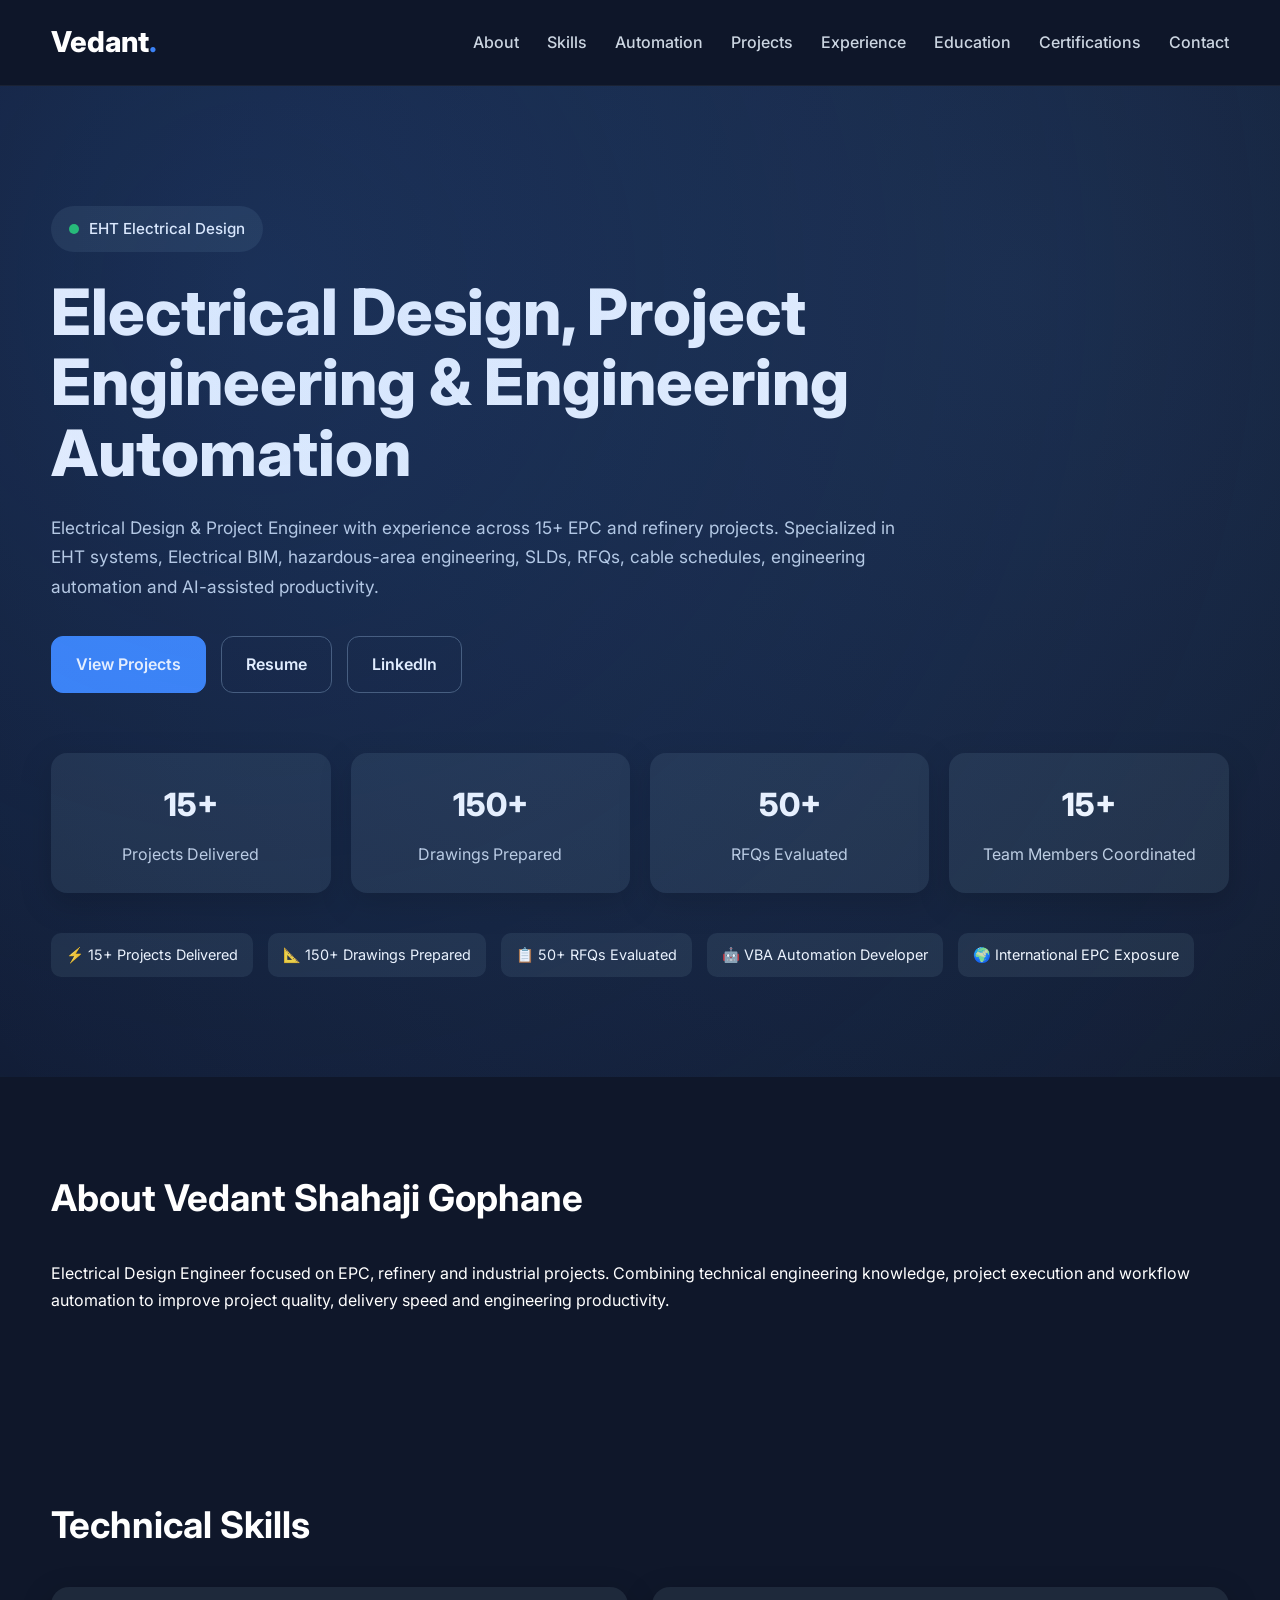
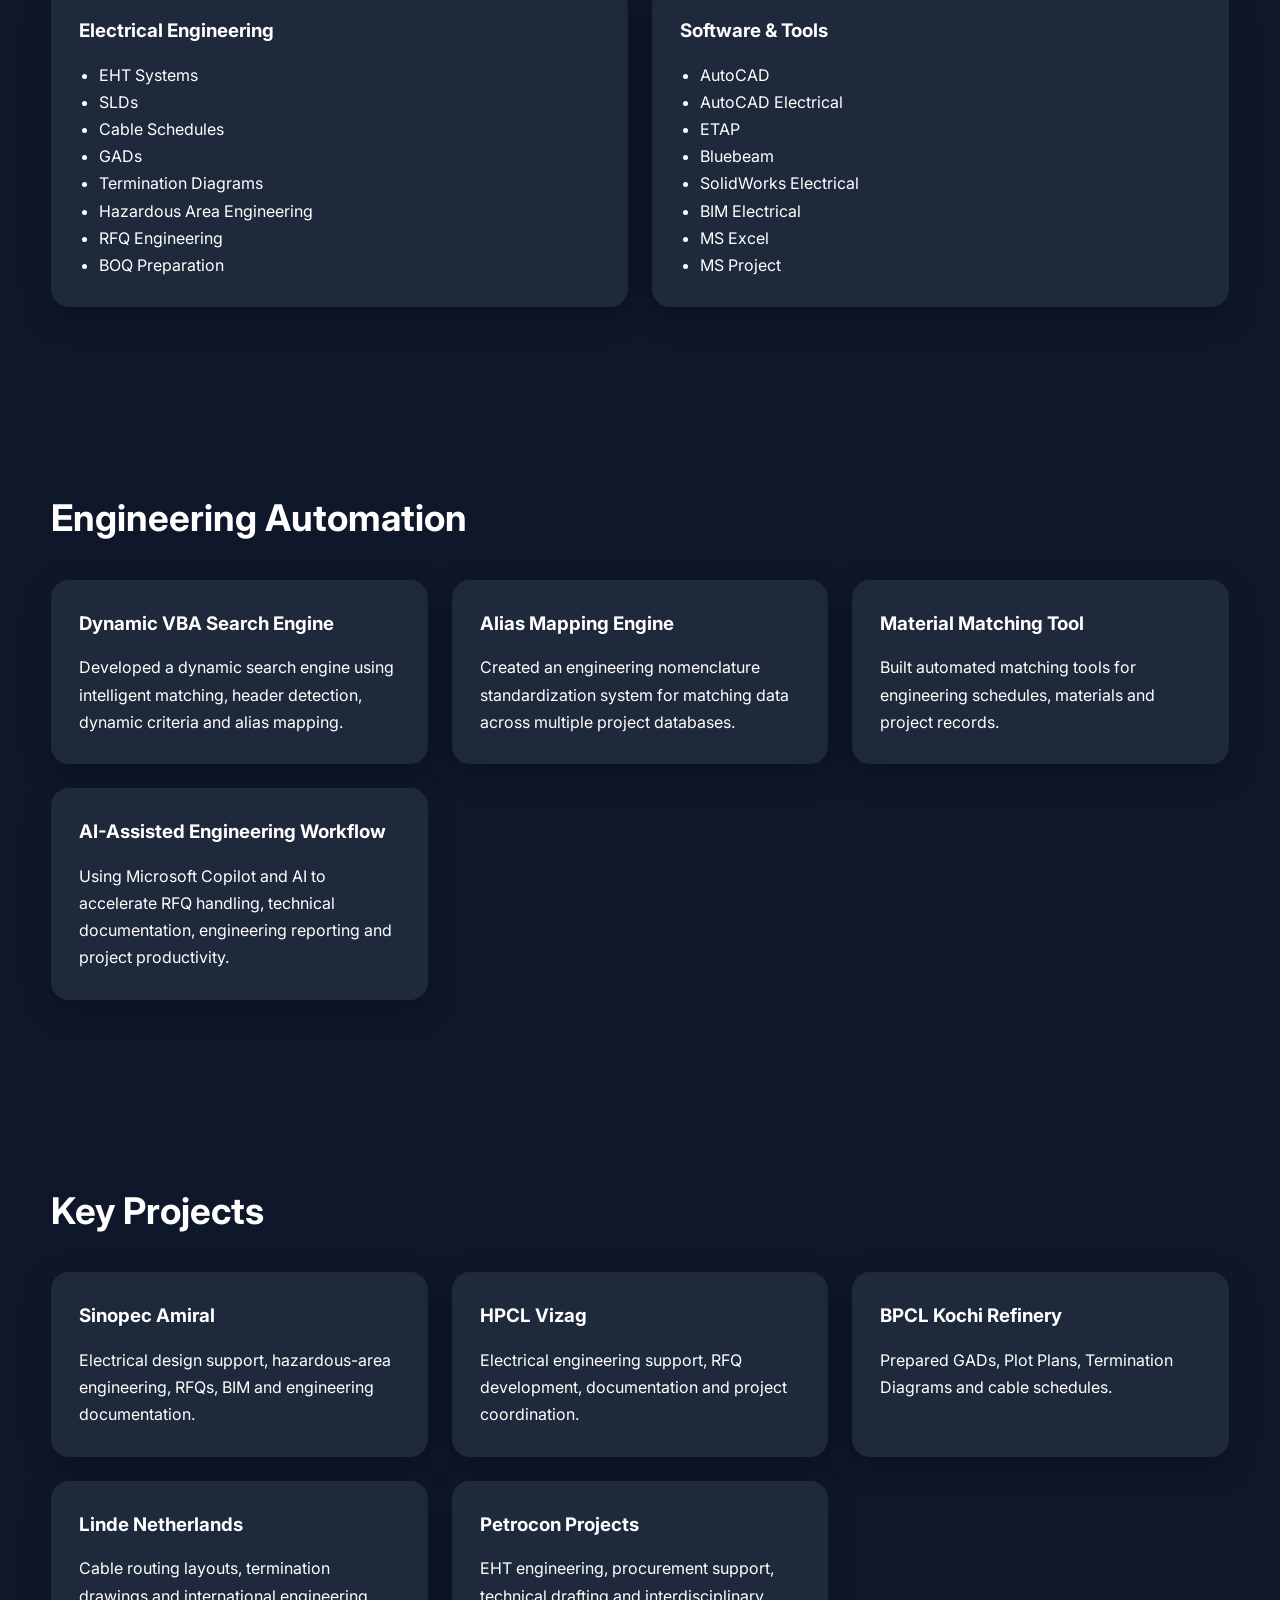
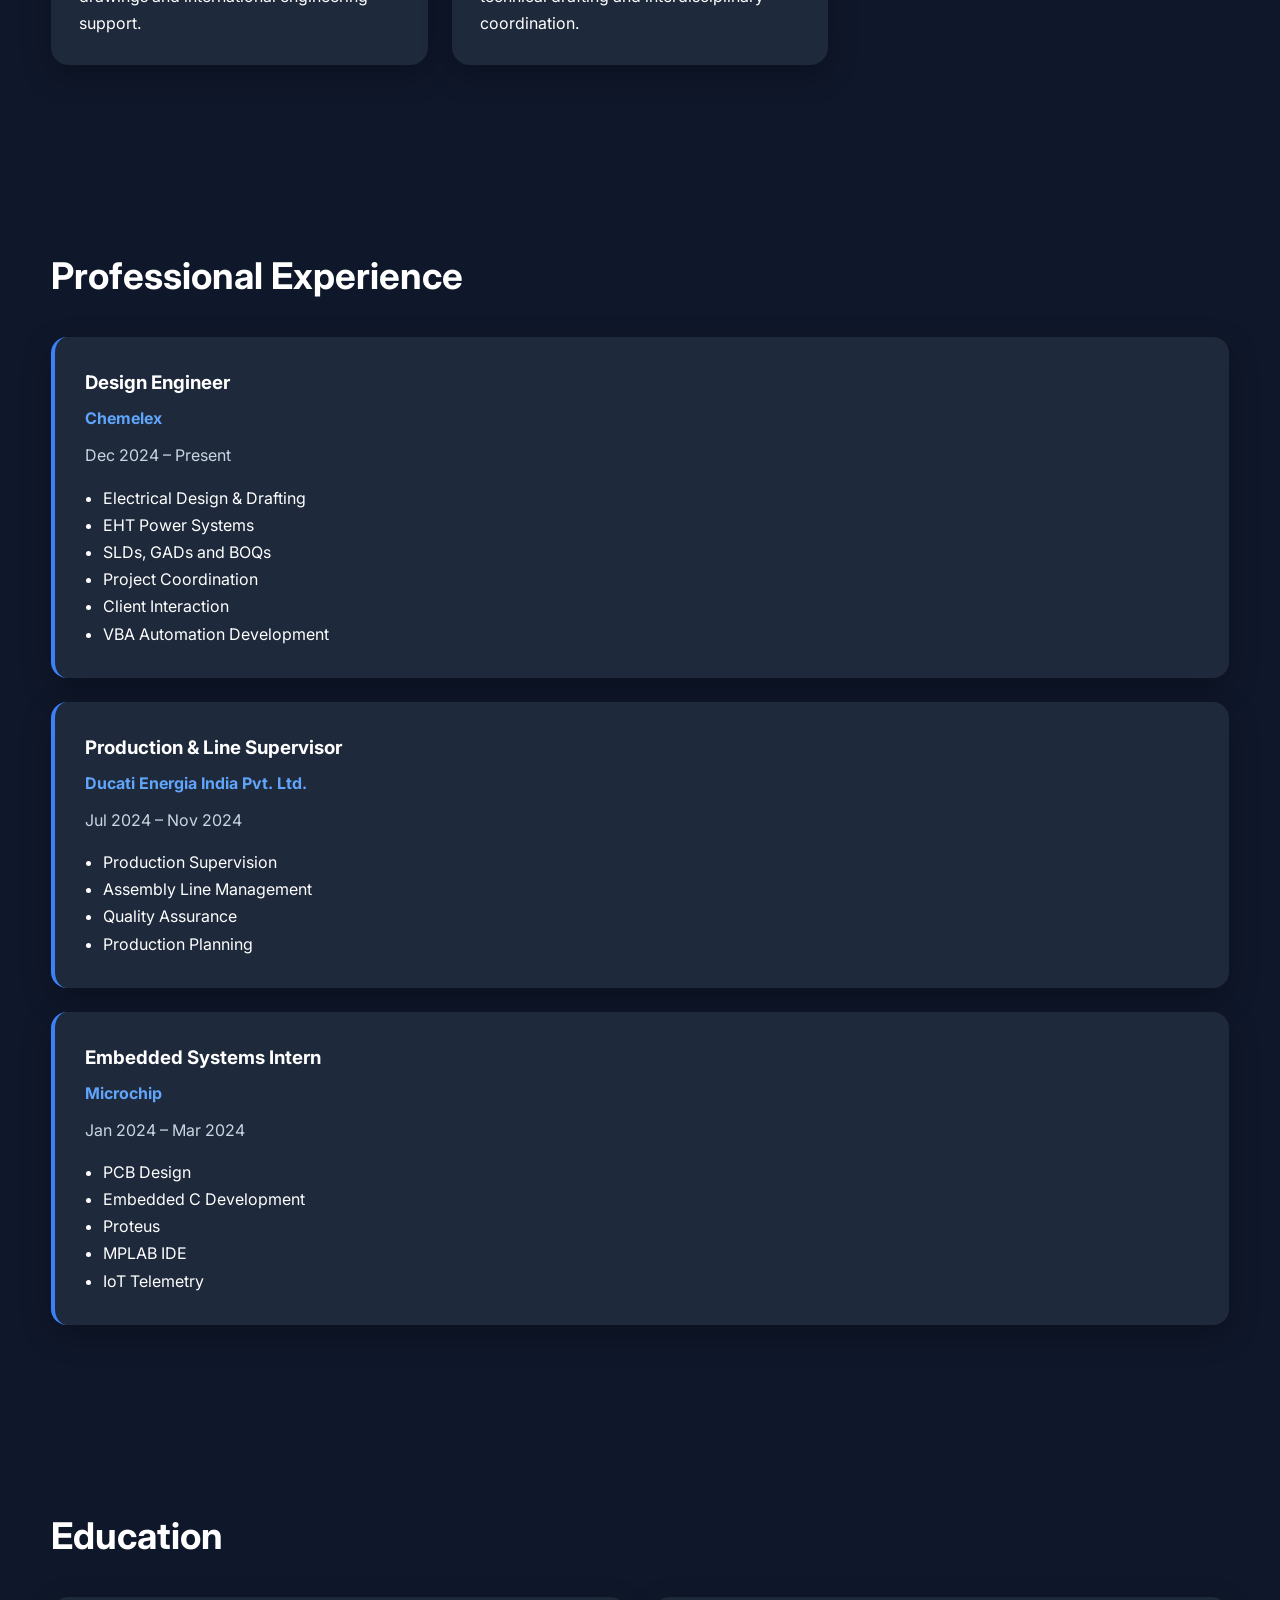
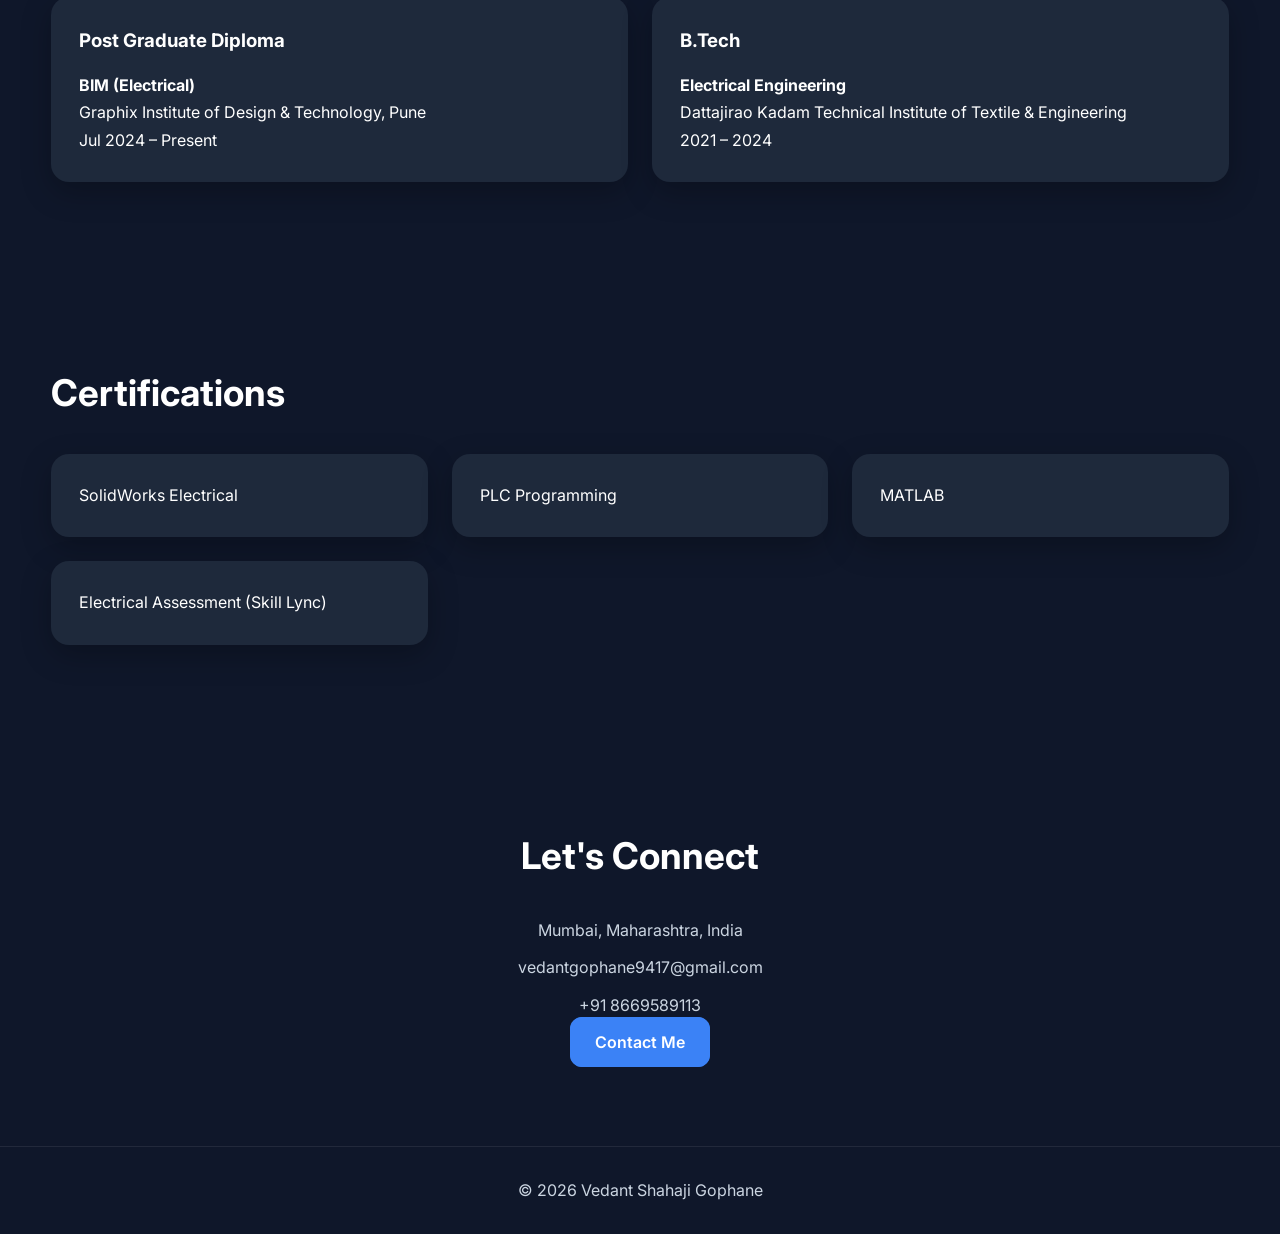
<file: index.html>
<!DOCTYPE html>
<html lang="en">

<head>

<meta charset="UTF-8">
<meta
name="description"
content="Vedant Gophane is an Electrical Design & Project Engineer from Mumbai specializing in EHT Electrical Design, EPC Projects, BIM, AutoCAD, ETAP and Engineering Automation using Excel VBA.">
<meta name="viewport"
content="width=device-width, initial-scale=1.0">

<title>
Vedant Gophane | Electrical Design Engineer | EHT, BIM & VBA Automation
</title>

<meta name="description"
content="Electrical Design & Project Engineer specializing in EPC Projects, EHT Systems, Electrical BIM, Engineering Automation and VBA Development.">
<script type="application/ld+json">
{
"@context":"https://schema.org",
"@type":"Person",
"name":"Vedant Shahaji Gophane",
"url":"https://vedant-10.github.io",
"jobTitle":"Electrical Design Engineer",
"worksFor":"Chemelex",
"address":{
"@type":"PostalAddress",
"addressLocality":"Mumbai",
"addressRegion":"Maharashtra",
"addressCountry":"India"
},
"sameAs":[
"https://www.linkedin.com/in/vedantgophane"
]
}
</script>
<meta name="keywords"
content="
Vedant Gophane,
Vedant Shahaji Gophane,
Electrical BIM Engineer,
AutoCAD Electrical,
ETAP Engineer,
Excel VBA Developer,
Mumbai Electrical Engineer,
Refinery Electrical Engineer,
EPC Electrical Engineer
Electrical Design Engineer,
EHT Engineer,
Project Engineer,
Electrical BIM,
AutoCAD,
ETAP,
Excel VBA,
Engineering Automation,
Refinery Projects,
EPC Projects,
Mumbai Electrical Engineer">

<meta name="author"
content="Vedant Gophane">

<!-- Open Graph -->

<meta property="og:title"
content="Vedant Gophane | Electrical Design Engineer">

<meta property="og:description"
content="Electrical Design, Project Engineering, BIM and VBA Automation Portfolio">

<meta property="og:type"
content="website">

<meta property="og:image"
content="assets/profile.jpg">

<!-- Theme Color -->

<meta name="theme-color"
content="#0f172a">

<!-- Favicon -->

<link rel="icon" type="image/x-icon" href="/favicon.ico">

<!-- Google Fonts -->

<link rel="preconnect"
href="https://fonts.googleapis.com">

<link rel="preconnect"
href="https://fonts.gstatic.com"
crossorigin>
<link rel="canonical"
href="https://vedant-10.github.io/">
<link href="https://fonts.googleapis.com/css2?family=Inter:wght@300;400;500;600;700;800&display=swap"
rel="stylesheet">

<!-- Stylesheet -->

<link rel="stylesheet"
href="styles.css">

</head>

<body>

<header class="header">
<div class="container">

<a href="#" class="logo">
Vedant<span>.</span>
</a>

<button class="menu-toggle" aria-label="Menu">
☰
</button>

<nav class="nav-links">
<a href="#about">About</a>
<a href="#skills">Skills</a>
<a href="#automation">Automation</a>
<a href="#projects">Projects</a>
<a href="#experience">Experience</a>
<a href="#education">Education</a>
<a href="#certifications">Certifications</a>
<a href="#contact">Contact</a>
</nav>

</div>
</header>

<section class="hero">

<div class="container">

<div class="spec-tag">
<span class="status-dot"></span>
EHT Electrical Design
</div>

<h1>
Electrical Design,
Project Engineering
& Engineering Automation
</h1>

<p class="hero-text">

Electrical Design & Project Engineer with experience across
15+ EPC and refinery projects.

Specialized in EHT systems,
Electrical BIM,
hazardous-area engineering,
SLDs,
RFQs,
cable schedules,
engineering automation
and AI-assisted productivity.

</p>

<div class="hero-buttons">

<a href="#projects" class="btn primary">
View Projects
</a>

<a href="Vedant_Gophane_Resume.pdf"
class="btn"
target="_blank">
Resume
</a>

<a href="https://www.linkedin.com/in/vedantgophane"
class="btn"
target="_blank">
LinkedIn
</a>

</div>

<div class="metrics-bar">

<div class="metric-item">
<div class="metric-num">15+</div>
<div class="metric-label">
Projects Delivered
</div>
</div>

<div class="metric-item">
<div class="metric-num">150+</div>
<div class="metric-label">
Drawings Prepared
</div>
</div>

<div class="metric-item">
<div class="metric-num">50+</div>
<div class="metric-label">
RFQs Evaluated
</div>
</div>

<div class="metric-item">
<div class="metric-num">15+</div>
<div class="metric-label">
Team Members Coordinated
</div>
</div>

</div>

<div class="achievement-strip">

<div>⚡ 15+ Projects Delivered</div>
<div>📐 150+ Drawings Prepared</div>
<div>📋 50+ RFQs Evaluated</div>
<div>🤖 VBA Automation Developer</div>
<div>🌍 International EPC Exposure</div>

</div>

</div>

</section>

<section id="about" class="reveal">

<div class="container">

<h2>About Vedant Shahaji Gophane</h2>

<p>

Electrical Design Engineer focused on EPC,
refinery and industrial projects.

Combining technical engineering knowledge,
project execution and workflow automation
to improve project quality, delivery speed
and engineering productivity.

</p>

</div>

</section>

<section id="skills" class="reveal">

<div class="container">

<h2>Technical Skills</h2>

<div class="cards">

<div class="card">

<h3>
Electrical Engineering
</h3>

<ul>
<li>EHT Systems</li>
<li>SLDs</li>
<li>Cable Schedules</li>
<li>GADs</li>
<li>Termination Diagrams</li>
<li>Hazardous Area Engineering</li>
<li>RFQ Engineering</li>
<li>BOQ Preparation</li>
</ul>

</div>

<div class="card">

<h3>
Software & Tools
</h3>

<ul>
<li>AutoCAD</li>
<li>AutoCAD Electrical</li>
<li>ETAP</li>
<li>Bluebeam</li>
<li>SolidWorks Electrical</li>
<li>BIM Electrical</li>
<li>MS Excel</li>
<li>MS Project</li>
</ul>

</div>

</div>

</div>

</section>

<section id="automation" class="reveal">

<div class="container">

<h2>
Engineering Automation
</h2>

<div class="cards">

<div class="card">

<h3>
Dynamic VBA Search Engine
</h3>

<p>
Developed a dynamic search engine
using intelligent matching,
header detection,
dynamic criteria
and alias mapping.
</p>

</div>

<div class="card">

<h3>
Alias Mapping Engine
</h3>

<p>
Created an engineering nomenclature
standardization system
for matching data across
multiple project databases.
</p>

</div>

<div class="card">

<h3>
Material Matching Tool
</h3>

<p>
Built automated matching tools for
engineering schedules,
materials and project records.
</p>

</div>

<div class="card">

<h3>
AI-Assisted Engineering Workflow
</h3>

<p>
Using Microsoft Copilot and AI
to accelerate RFQ handling,
technical documentation,
engineering reporting
and project productivity.
</p>

</div>

</div>

</div>

</section>

<section id="projects" class="reveal">

<div class="container">

<h2>
Key Projects
</h2>

<div class="cards">

<div class="card">

<h3>
Sinopec Amiral
</h3>

<p>
Electrical design support,
hazardous-area engineering,
RFQs,
BIM and engineering documentation.
</p>

</div>

<div class="card">

<h3>
HPCL Vizag
</h3>

<p>
Electrical engineering support,
RFQ development,
documentation and project coordination.
</p>

</div>

<div class="card">

<h3>
BPCL Kochi Refinery
</h3>

<p>
Prepared GADs,
Plot Plans,
Termination Diagrams
and cable schedules.
</p>

</div>

<div class="card">

<h3>
Linde Netherlands
</h3>

<p>
Cable routing layouts,
termination drawings
and international engineering support.
</p>

</div>

<div class="card">

<h3>
Petrocon Projects
</h3>

<p>
EHT engineering,
procurement support,
technical drafting
and interdisciplinary coordination.
</p>

</div>

</div>

</div>

</section>

<section id="experience" class="reveal">

<div class="container">

<h2>
Professional Experience
</h2>

<div class="timeline">

<div class="timeline-item">

<h3>
Design Engineer
</h3>

<h4>
Chemelex
</h4>

<p>
Dec 2024 – Present
</p>

<ul>

<li>
Electrical Design & Drafting
</li>

<li>
EHT Power Systems
</li>

<li>
SLDs, GADs and BOQs
</li>

<li>
Project Coordination
</li>

<li>
Client Interaction
</li>

<li>
VBA Automation Development
</li>

</ul>

</div>

<div class="timeline-item">

<h3>
Production & Line Supervisor
</h3>

<h4>
Ducati Energia India Pvt. Ltd.
</h4>

<p>
Jul 2024 – Nov 2024
</p>

<ul>

<li>
Production Supervision
</li>

<li>
Assembly Line Management
</li>

<li>
Quality Assurance
</li>

<li>
Production Planning
</li>

</ul>

</div>

<div class="timeline-item">

<h3>
Embedded Systems Intern
</h3>

<h4>
Microchip
</h4>

<p>
Jan 2024 – Mar 2024
</p>

<ul>

<li>
PCB Design
</li>

<li>
Embedded C Development
</li>

<li>
Proteus
</li>

<li>
MPLAB IDE
</li>

<li>
IoT Telemetry
</li>

</ul>

</div>

</div>

</div>

</section>

<section id="education" class="reveal">

<div class="container">

<h2>
Education
</h2>

<div class="cards">

<div class="card">

<h3>
Post Graduate Diploma
</h3>

<h4>
BIM (Electrical)
</h4>

<p>
Graphix Institute of Design
& Technology, Pune
</p>

<p>
Jul 2024 – Present
</p>

</div>

<div class="card">

<h3>
B.Tech
</h3>

<h4>
Electrical Engineering
</h4>

<p>
Dattajirao Kadam Technical Institute
of Textile & Engineering
</p>

<p>
2021 – 2024
</p>

</div>

</div>

</div>

</section>

<section id="certifications" class="reveal">

<div class="container">

<h2>
Certifications
</h2>

<div class="cards">

<div class="card">
SolidWorks Electrical
</div>

<div class="card">
PLC Programming
</div>

<div class="card">
MATLAB
</div>

<div class="card">
Electrical Assessment
(Skill Lync)
</div>

</div>

</div>

</section>

<section id="contact" class="reveal">

<div class="container">

<h2>
Let's Connect
</h2>

<p>
Mumbai, Maharashtra, India
</p>

<p>
vedantgophane9417@gmail.com
</p>

<p>
+91 8669589113
</p>

<a href="mailto:vedantgophane9417@gmail.com"
class="btn primary">
Contact Me
</a>

</div>

</section>

<footer>

© <span id="year"></span>
Vedant Shahaji Gophane

</footer>

<script src="script.js"></script>

</body>
</html>
</file>
<file: styles.css>
:root{
--bg:#0f172a;
--surface:#1e293b;
--surface-2:#334155;
--primary:#3b82f6;
--secondary:#60a5fa;
--text:#ffffff;
--muted:#cbd5e1;
--success:#22c55e;
--border:#475569;
--shadow:0 10px 30px rgba(0,0,0,.25);
}

*{
margin:0;
padding:0;
box-sizing:border-box;
scroll-behavior:smooth;
}

body{
font-family:'Inter',sans-serif;
background:var(--bg);
color:var(--text);
line-height:1.7;
overflow-x:hidden;
}

.container{
width:min(1200px,92%);
margin:auto;
}

/* HEADER */

.header{
position:sticky;
top:0;
z-index:1000;
background:rgba(15,23,42,.95);
backdrop-filter:blur(12px);
border-bottom:1px solid rgba(255,255,255,.05);
}

.header .container{
display:flex;
justify-content:space-between;
align-items:center;
padding:18px 0;
}

.logo{
font-size:1.8rem;
font-weight:800;
text-decoration:none;
color:white;
}

.logo span{
color:var(--primary);
}

.nav-links{
display:flex;
gap:28px;
align-items:center;
}

.nav-links a{
text-decoration:none;
color:var(--muted);
font-weight:500;
transition:.3s;
}

.nav-links a:hover{
color:white;
}

.menu-toggle{
display:none;
background:none;
border:none;
color:white;
font-size:1.8rem;
cursor:pointer;
}

/* HERO */

.hero{
padding:120px 0 100px;
position:relative;
}

.hero::before{
content:"";
position:absolute;
inset:0;
background:
radial-gradient(circle at 20% 20%, rgba(59,130,246,.18), transparent),
radial-gradient(circle at 80% 20%, rgba(96,165,250,.12), transparent);
pointer-events:none;
}

.spec-tag{
display:inline-flex;
align-items:center;
gap:10px;
padding:10px 18px;
background:var(--surface);
border-radius:40px;
margin-bottom:25px;
font-size:.95rem;
font-weight:500;
transition:.3s;
}

.status-dot{
width:10px;
height:10px;
border-radius:50%;
background:var(--success);
}

.hero h1{
font-size:4rem;
font-weight:800;
line-height:1.1;
max-width:900px;
margin-bottom:25px;
}

.hero-text{
max-width:850px;
font-size:1.08rem;
color:var(--muted);
}

.hero-buttons{
display:flex;
gap:15px;
margin-top:35px;
flex-wrap:wrap;
}

.btn{
padding:14px 24px;
border-radius:12px;
text-decoration:none;
border:1px solid var(--border);
color:white;
transition:.3s;
font-weight:600;
}

.btn:hover{
transform:translateY(-2px);
}

.btn.primary{
background:var(--primary);
border-color:var(--primary);
}

/* METRICS */

.metrics-bar{
display:grid;
grid-template-columns:repeat(4,1fr);
gap:20px;
margin-top:60px;
}

.metric-item{
background:var(--surface);
padding:25px;
border-radius:16px;
text-align:center;
transition:.35s;
box-shadow:var(--shadow);
}

.metric-item:hover{
transform:translateY(-8px);
}

.metric-num{
font-size:2rem;
font-weight:800;
color:white;
}

.metric-label{
color:var(--muted);
margin-top:8px;
}

/* ACHIEVEMENT STRIP */

.achievement-strip{
margin-top:40px;
display:flex;
gap:15px;
flex-wrap:wrap;
}

.achievement-strip div{
background:var(--surface);
padding:10px 15px;
border-radius:10px;
font-size:.9rem;
}

/* SECTIONS */

section{
padding:90px 0;
}

section h2{
font-size:2.3rem;
margin-bottom:30px;
}

.cards{
display:grid;
grid-template-columns:repeat(auto-fit,minmax(280px,1fr));
gap:24px;
}

.card{
background:var(--surface);
padding:28px;
border-radius:18px;
transition:.35s;
box-shadow:var(--shadow);
}

.card:hover{
transform:translateY(-8px);
}

.card h3{
margin-bottom:15px;
}

.card ul{
padding-left:20px;
}

/* TIMELINE */

.timeline{
display:flex;
flex-direction:column;
gap:24px;
}

.timeline-item{
background:var(--surface);
padding:30px;
border-radius:16px;
border-left:4px solid var(--primary);
box-shadow:var(--shadow);
}

.timeline-item h3{
margin-bottom:6px;
}

.timeline-item h4{
color:var(--secondary);
margin-bottom:10px;
}

.timeline-item p{
color:var(--muted);
margin-bottom:15px;
}

.timeline-item ul{
padding-left:18px;
}

/* CONTACT */

#contact{
text-align:center;
}

#contact p{
color:var(--muted);
margin-bottom:10px;
}

/* FOOTER */

footer{
padding:30px;
text-align:center;
border-top:1px solid rgba(255,255,255,.08);
color:var(--muted);
}

/* REVEAL ANIMATION */

.reveal{
opacity:0;
transform:translateY(50px);
transition:all .8s ease;
}

.reveal.active{
opacity:1;
transform:translateY(0);
}

/* TABLET */

@media (max-width:992px){

.hero h1{
font-size:3rem;
}

.metrics-bar{
grid-template-columns:repeat(2,1fr);
}

}

/* MOBILE */

@media (max-width:768px){

.menu-toggle{
display:block;
}

.nav-links{
display:none;
position:absolute;
top:100%;
left:0;
width:100%;
background:#0f172a;
padding:25px;
flex-direction:column;
align-items:flex-start;
gap:20px;
border-top:1px solid rgba(255,255,255,.08);
}

.nav-links.active{
display:flex;
}

.hero{
padding-top:90px;
}

.hero h1{
font-size:2.3rem;
}

.hero-text{
font-size:1rem;
}

.hero-buttons{
flex-direction:column;
}

.btn{
width:100%;
text-align:center;
}

.metrics-bar{
grid-template-columns:1fr;
}

.achievement-strip{
flex-direction:column;
}

section h2{
font-size:1.8rem;
}

}

/* SMALL MOBILE */

@media (max-width:480px){

.hero h1{
font-size:2rem;
}

.metric-num{
font-size:1.6rem;
}

.card{
padding:20px;
}

.timeline-item{
padding:22px;
}

}
</file>
